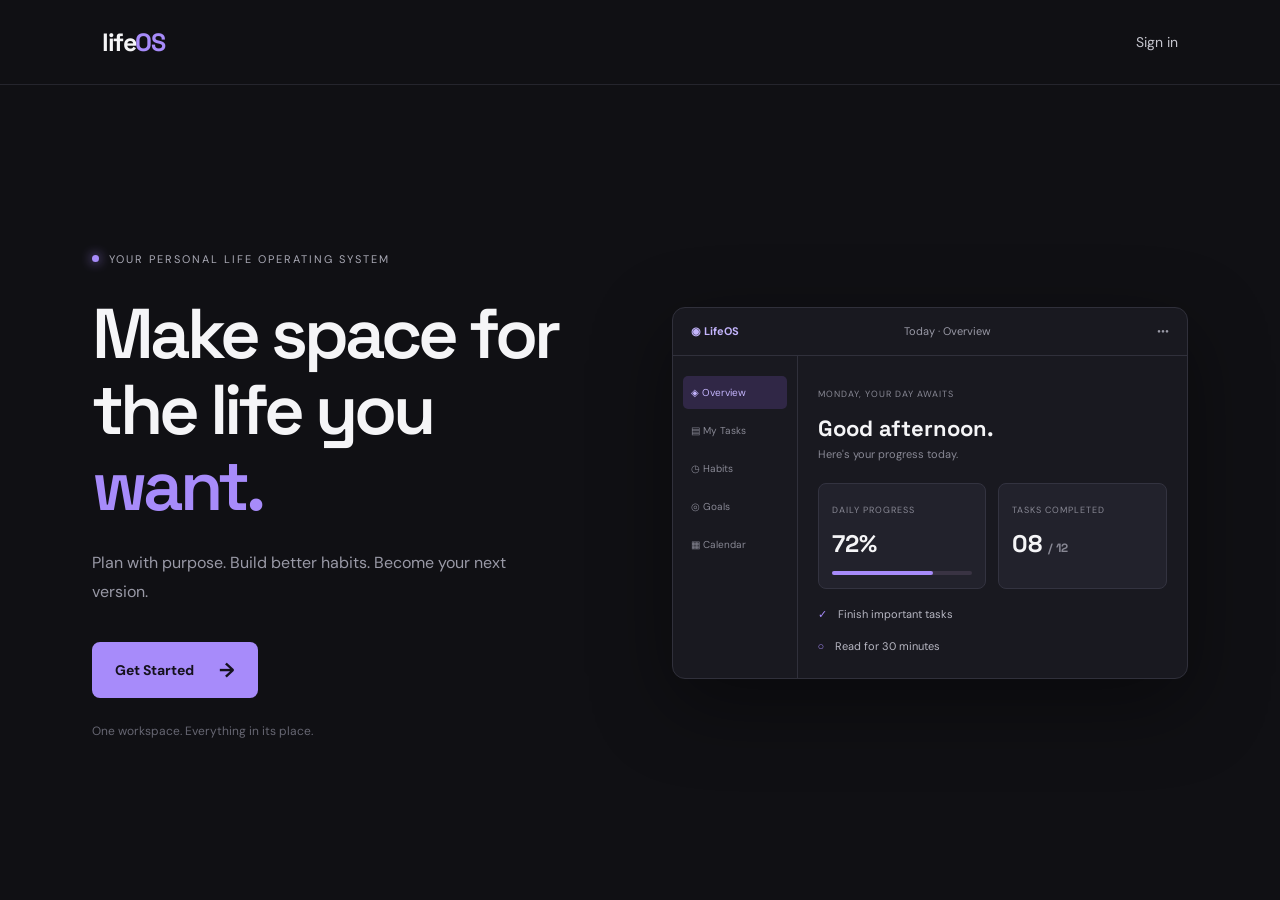
<file: index.html>
<!DOCTYPE html>
<html lang="en">
<head>
    <meta charset="UTF-8">
    <meta name="viewport" content="width=device-width, initial-scale=1.0">

    <title>LifeOS — Make space for the life you want.</title>

    <link rel="stylesheet" href="style.css">
</head>

<body>

    <header class="navbar">
        <div class="logo">life<span>OS</span></div>

        <a href="login.html" class="nav-login">Sign in</a>
    </header>

    <main class="hero">

        <div class="hero-content">

            <div class="eyebrow">
                <span class="status-dot"></span>
                YOUR PERSONAL LIFE OPERATING SYSTEM
            </div>

            <h1>
                Make space for<br>
                the life you <span>want.</span>
            </h1>

            <p>
                Plan with purpose. Build better habits.
                Become your next version.
            </p>

            <a href="login.html" class="get-started">
                Get Started <span>→</span>
            </a>

            <div class="hero-note">
                One workspace. Everything in its place.
            </div>

        </div>

        <div class="preview">
            <div class="preview-topbar">
                <span>◉ LifeOS</span>
                <span>Today · Overview</span>
                <span>•••</span>
            </div>

            <div class="preview-body">

                <div class="preview-sidebar">
                    <div class="active">◈ Overview</div>
                    <div>▤ My Tasks</div>
                    <div>◷ Habits</div>
                    <div>◎ Goals</div>
                    <div>▦ Calendar</div>
                </div>

                <div class="preview-main">
                    <small>MONDAY, YOUR DAY AWAITS</small>
                    <h3>Good afternoon.</h3>
                    <p>Here's your progress today.</p>

                    <div class="preview-cards">
                        <div class="mini-card">
                            <small>DAILY PROGRESS</small>
                            <h2>72%</h2>
                            <div class="progress-bar">
                                <span></span>
                            </div>
                        </div>

                        <div class="mini-card">
                            <small>TASKS COMPLETED</small>
                            <h2>08 <small>/ 12</small></h2>
                        </div>
                    </div>

                    <div class="preview-task">
                        <span>✓</span> Finish important tasks
                    </div>

                    <div class="preview-task">
                        <span>○</span> Read for 30 minutes
                    </div>

                </div>
            </div>
        </div>

    </main>

    <script src="script.js"></script>

</body>
</html>
</file>
<file: style.css>
@import url('https://fonts.googleapis.com/css2?family=DM+Sans:wght@400;500;600;700&family=Space+Grotesk:wght@400;500;600;700&display=swap');

* {
    margin: 0;
    padding: 0;
    box-sizing: border-box;
}

body {
    font-family: 'DM Sans', sans-serif;
    background: #101014;
    color: #f5f5f7;
    min-height: 100vh;
    overflow-x: hidden;
}

/* NAVIGATION */

.navbar {
    height: 85px;
    padding: 0 8%;
    display: flex;
    align-items: center;
    justify-content: space-between;
    border-bottom: 1px solid #25252d;
}

.logo {
    font-family: 'Space Grotesk', sans-serif;
    font-size: 25px;
    font-weight: 700;
    letter-spacing: -1.5px;
}

.logo span {
    color: #a78bfa;
}

.nav-login {
    color: #c5c5ce;
    text-decoration: none;
    font-size: 14px;
    transition: color 0.3s;
}

.nav-login:hover {
    color: white;
}

/* HERO SECTION */

.hero {
    max-width: 1250px;
    margin: auto;
    min-height: calc(100vh - 85px);
    padding: 90px 6%;
    display: flex;
    align-items: center;
    justify-content: space-between;
    gap: 65px;
}

.hero-content {
    flex: 1;
    animation: fadeUp 1s ease both;
}

.eyebrow {
    display: inline-flex;
    align-items: center;
    gap: 10px;
    color: #a9a9b5;
    font-size: 11px;
    letter-spacing: 2px;
    margin-bottom: 30px;
}

.status-dot {
    width: 7px;
    height: 7px;
    background: #a78bfa;
    border-radius: 50%;
    box-shadow: 0 0 12px #a78bfa;
}

h1 {
    font-family: 'Space Grotesk', sans-serif;
    font-size: clamp(48px, 5.5vw, 76px);
    line-height: 1.08;
    letter-spacing: -4px;
    font-weight: 600;
}

h1 span {
    color: #a78bfa;
}

.hero-content > p {
    color: #9999a6;
    font-size: 16px;
    line-height: 1.8;
    max-width: 420px;
    margin-top: 25px;
}

/* BUTTON */

.get-started {
    display: inline-flex;
    align-items: center;
    gap: 25px;
    margin-top: 35px;
    padding: 15px 23px;
    background: #a78bfa;
    color: #15121d;
    text-decoration: none;
    font-size: 14px;
    font-weight: 700;
    border-radius: 8px;
    transition: all 0.3s ease;
}

.get-started:hover {
    background: #c4b5fd;
    transform: translateY(-3px);
}

.get-started span {
    font-size: 20px;
}

.hero-note {
    margin-top: 25px;
    color: #666672;
    font-size: 12px;
}

/* DASHBOARD PREVIEW */

.preview {
    flex: 1;
    max-width: 570px;
    background: #191920;
    border: 1px solid #30303b;
    border-radius: 13px;
    overflow: hidden;
    box-shadow: 0 25px 80px rgba(0, 0, 0, 0.4);
    animation: float 6s ease-in-out infinite;
}

.preview-topbar {
    height: 48px;
    padding: 0 18px;
    display: flex;
    justify-content: space-between;
    align-items: center;
    border-bottom: 1px solid #30303b;
    color: #9999a6;
    font-size: 11px;
}

.preview-topbar span:first-child {
    color: #c4b5fd;
    font-weight: 700;
}

.preview-body {
    display: flex;
    min-height: 300px;
}

.preview-sidebar {
    width: 125px;
    padding: 20px 10px;
    border-right: 1px solid #30303b;
    color: #888894;
    font-size: 10px;
}

.preview-sidebar div {
    padding: 10px 8px;
    margin-bottom: 5px;
    border-radius: 5px;
}

.preview-sidebar .active {
    background: #302746;
    color: #c4b5fd;
}

.preview-main {
    flex: 1;
    padding: 25px 20px;
}

.preview-main > small,
.mini-card > small {
    color: #888894;
    font-size: 9px;
    letter-spacing: 1px;
}

.preview-main h3 {
    font-family: 'Space Grotesk', sans-serif;
    font-size: 22px;
    margin-top: 12px;
}

.preview-main > p {
    color: #888894;
    font-size: 11px;
    margin-top: 5px;
}

.preview-cards {
    display: flex;
    gap: 12px;
    margin-top: 22px;
}

.mini-card {
    flex: 1;
    min-width: 0;
    background: #22222c;
    border: 1px solid #333340;
    padding: 13px;
    border-radius: 8px;
}

.mini-card h2 {
    font-size: 24px;
    margin-top: 10px;
    font-family: 'Space Grotesk', sans-serif;
}

.mini-card h2 small {
    color: #888894;
    font-size: 12px;
}

.progress-bar {
    height: 4px;
    background: #393343;
    border-radius: 5px;
    margin-top: 12px;
}

.progress-bar span {
    display: block;
    height: 100%;
    width: 72%;
    background: #a78bfa;
    border-radius: 5px;
}

.preview-task {
    font-size: 11px;
    color: #b7b7c2;
    margin-top: 18px;
}

.preview-task span {
    color: #a78bfa;
    margin-right: 8px;
}

/* ANIMATIONS */

@keyframes fadeUp {
    from {
        opacity: 0;
        transform: translateY(25px);
    }

    to {
        opacity: 1;
        transform: translateY(0);
    }
}

@keyframes float {
    0%, 100% {
        transform: translateY(0);
    }

    50% {
        transform: translateY(-10px);
    }
}

/* MOBILE RESPONSIVENESS */

@media (max-width: 850px) {
    .hero {
        flex-direction: column;
        align-items: flex-start;
        padding-top: 65px;
    }

    .preview {
        width: 100%;
        max-width: 100%;
    }
}

@media (max-width: 480px) {
    .navbar {
        padding: 0 6%;
    }

    .hero {
        padding: 55px 6%;
    }

    h1 {
        letter-spacing: -2px;
    }

    .preview-sidebar {
        width: 95px;
    }

    .preview-main {
        padding: 18px 12px;
    }
}


/* ==========================
   LIFEOS LOGIN PAGE
========================== */

.login-page {
    background:
        radial-gradient(
            circle at 50% 40%,
            rgba(139, 92, 246, 0.09),
            transparent 45%
        ),
        #101014;
}

.login-container {
    min-height: calc(100vh - 85px);
    display: flex;
    flex-direction: column;
    align-items: center;
    justify-content: center;
    padding: 45px 20px;
}

.login-card {
    width: 100%;
    max-width: 420px;
    padding: 42px;
    background: rgba(25, 25, 32, 0.95);
    border: 1px solid #30303b;
    border-radius: 14px;
    box-shadow: 0 25px 80px rgba(0, 0, 0, 0.35);
    animation: fadeUp 0.8s ease both;
}

.login-icon {
    width: 43px;
    height: 43px;
    display: flex;
    align-items: center;
    justify-content: center;
    background: #302746;
    color: #c4b5fd;
    border-radius: 11px;
    font-size: 23px;
    margin-bottom: 25px;
}

.login-card h1 {
    font-size: 34px;
    letter-spacing: -1.5px;
}

.login-subtitle {
    color: #9999a6;
    font-size: 14px;
    margin-top: 10px;
    margin-bottom: 30px;
}

/* GOOGLE BUTTON */

.google-button {
    width: 100%;
    height: 48px;
    background: #22222c;
    border: 1px solid #393943;
    border-radius: 7px;
    color: #f5f5f7;
    font-family: inherit;
    font-size: 13px;
    font-weight: 600;
    cursor: pointer;
    transition: 0.3s;
}

.google-button:hover {
    background: #2b2b37;
    border-color: #77708d;
}

.google-button span {
    margin-right: 10px;
    color: #c4b5fd;
    font-weight: 700;
}

/* DIVIDER */

.login-divider {
    display: flex;
    align-items: center;
    gap: 13px;
    margin: 27px 0;
}

.login-divider::before,
.login-divider::after {
    content: "";
    height: 1px;
    flex: 1;
    background: #30303b;
}

.login-divider span {
    color: #777783;
    font-size: 9px;
    letter-spacing: 1px;
}

/* FORM */

#loginForm label {
    display: block;
    color: #d0d0d9;
    font-size: 12px;
    margin-bottom: 9px;
}

#loginForm input {
    width: 100%;
    height: 47px;
    background: #15151c;
    border: 1px solid #363641;
    border-radius: 7px;
    padding: 0 13px;
    color: white;
    font-family: inherit;
    font-size: 13px;
    outline: none;
    margin-bottom: 21px;
    transition: border-color 0.3s;
}

#loginForm input:focus {
    border-color: #a78bfa;
}

#loginForm input::placeholder {
    color: #666672;
}

.password-heading {
    display: flex;
    align-items: center;
    justify-content: space-between;
}

.password-heading a {
    color: #a78bfa;
    text-decoration: none;
    font-size: 11px;
    margin-bottom: 9px;
}

.password-heading a:hover {
    color: #c4b5fd;
}

/* SIGN IN BUTTON */

.login-button {
    width: 100%;
    height: 48px;
    background: #a78bfa;
    border: none;
    border-radius: 7px;
    color: #17121f;
    font-family: inherit;
    font-size: 14px;
    font-weight: 700;
    cursor: pointer;
    transition: 0.3s;
}

.login-button:hover {
    background: #c4b5fd;
    transform: translateY(-2px);
}

.login-button span {
    margin-left: 12px;
    font-size: 18px;
}

/* SIGN UP LINK */

.signup-text {
    text-align: center;
    color: #888894;
    font-size: 12px;
    margin-top: 27px;
}

.signup-text a {
    color: #b69cff;
    text-decoration: none;
    font-weight: 600;
    margin-left: 4px;
}

.signup-text a:hover {
    color: #d0bfff;
}

.login-footer {
    color: #666672;
    font-size: 11px;
    margin-top: 25px;
}

/* MOBILE */

@media (max-width: 480px) {
    .login-card {
        padding: 30px 23px;
    }

    .login-card h1 {
        font-size: 30px;
    }
}

/* LOGIN NAVBAR */

.login-navbar {
    display: grid;
    grid-template-columns: 1fr 1fr 1fr;
}

.login-nav-links {
    display: flex;
    justify-content: center;
    align-items: center;
    gap: 30px;
}

.login-nav-links span {
    color: #888894;
    font-size: 12px;
    cursor: default;
    transition: color 0.3s;
}

.login-nav-links span:hover {
    color: #c4b5fd;
}

.home-link {
    justify-self: end;
}

@media (max-width: 650px) {
    .login-navbar {
        display: flex;
    }

    .login-nav-links {
        display: none;
    }
}

/* NAVIGATION LINKS */

.login-nav-links a {
    color: #888894;
    font-size: 12px;
    text-decoration: none;
    transition: color 0.3s;
}

.login-nav-links a:hover {
    color: #c4b5fd;
}

/* INFORMATION SECTIONS */

.info-section {
    max-width: 1150px;
    margin: 0 auto;
    padding: 110px 6%;
    scroll-margin-top: 35px;
}

.section-label {
    color: #a78bfa;
    font-size: 11px;
    letter-spacing: 2px;
    margin-bottom: 22px;
}

.info-section h2 {
    font-family: 'Space Grotesk', sans-serif;
    font-size: clamp(34px, 5vw, 52px);
    letter-spacing: -2px;
    line-height: 1.15;
}

.info-section h2 span {
    color: #a78bfa;
}

.section-description {
    max-width: 540px;
    color: #9999a6;
    font-size: 14px;
    line-height: 1.9;
    margin-top: 20px;
}

/* FEATURE CARDS */

.feature-grid {
    display: grid;
    grid-template-columns: repeat(3, 1fr);
    gap: 16px;
    margin-top: 45px;
}

.feature-card {
    background: #191920;
    border: 1px solid #30303b;
    border-radius: 10px;
    padding: 25px;
    transition: border-color 0.3s, transform 0.3s;
}

.feature-card:hover {
    border-color: #8b5cf6;
    transform: translateY(-4px);
}

.feature-card > span {
    color: #b69cff;
    font-size: 23px;
}

.feature-card h3 {
    font-family: 'Space Grotesk', sans-serif;
    font-size: 16px;
    margin-top: 20px;
}

.feature-card p,
.about-message {
    color: #9999a6;
    font-size: 13px;
    line-height: 1.8;
    margin-top: 10px;
}

/* ABOUT */

.about-section {
    border-top: 1px solid #292933;
    border-bottom: 1px solid #292933;
}

.about-message {
    max-width: 600px;
    margin-top: 25px;
}

/* UPDATES */

.update-card {
    margin-top: 35px;
    max-width: 600px;
    padding: 28px;
    background: #191920;
    border: 1px solid #30303b;
    border-radius: 10px;
}

.update-tag {
    color: #a78bfa;
    font-size: 10px;
    letter-spacing: 1.5px;
}

.update-card h3 {
    font-family: 'Space Grotesk', sans-serif;
    margin-top: 18px;
}

.update-card p {
    color: #9999a6;
    font-size: 13px;
    line-height: 1.8;
    margin-top: 10px;
}

/* FOOTER */

.site-footer {
    border-top: 1px solid #292933;
    padding: 35px 8%;
    display: flex;
    align-items: center;
    justify-content: space-between;
    gap: 20px;
}

.site-footer p {
    color: #777783;
    font-size: 12px;
}

.site-footer a {
    color: #b69cff;
    text-decoration: none;
    font-size: 12px;
}

/* RESPONSIVE */

@media (max-width: 750px) {
    .feature-grid {
        grid-template-columns: repeat(2, 1fr);
    }

    .site-footer {
        flex-wrap: wrap;
    }
}

@media (max-width: 480px) {
    .feature-grid {
        grid-template-columns: 1fr;
    }

    .info-section {
        padding: 75px 6%;
    }

    .site-footer {
        flex-direction: column;
        align-items: flex-start;
    }
}
</file>
